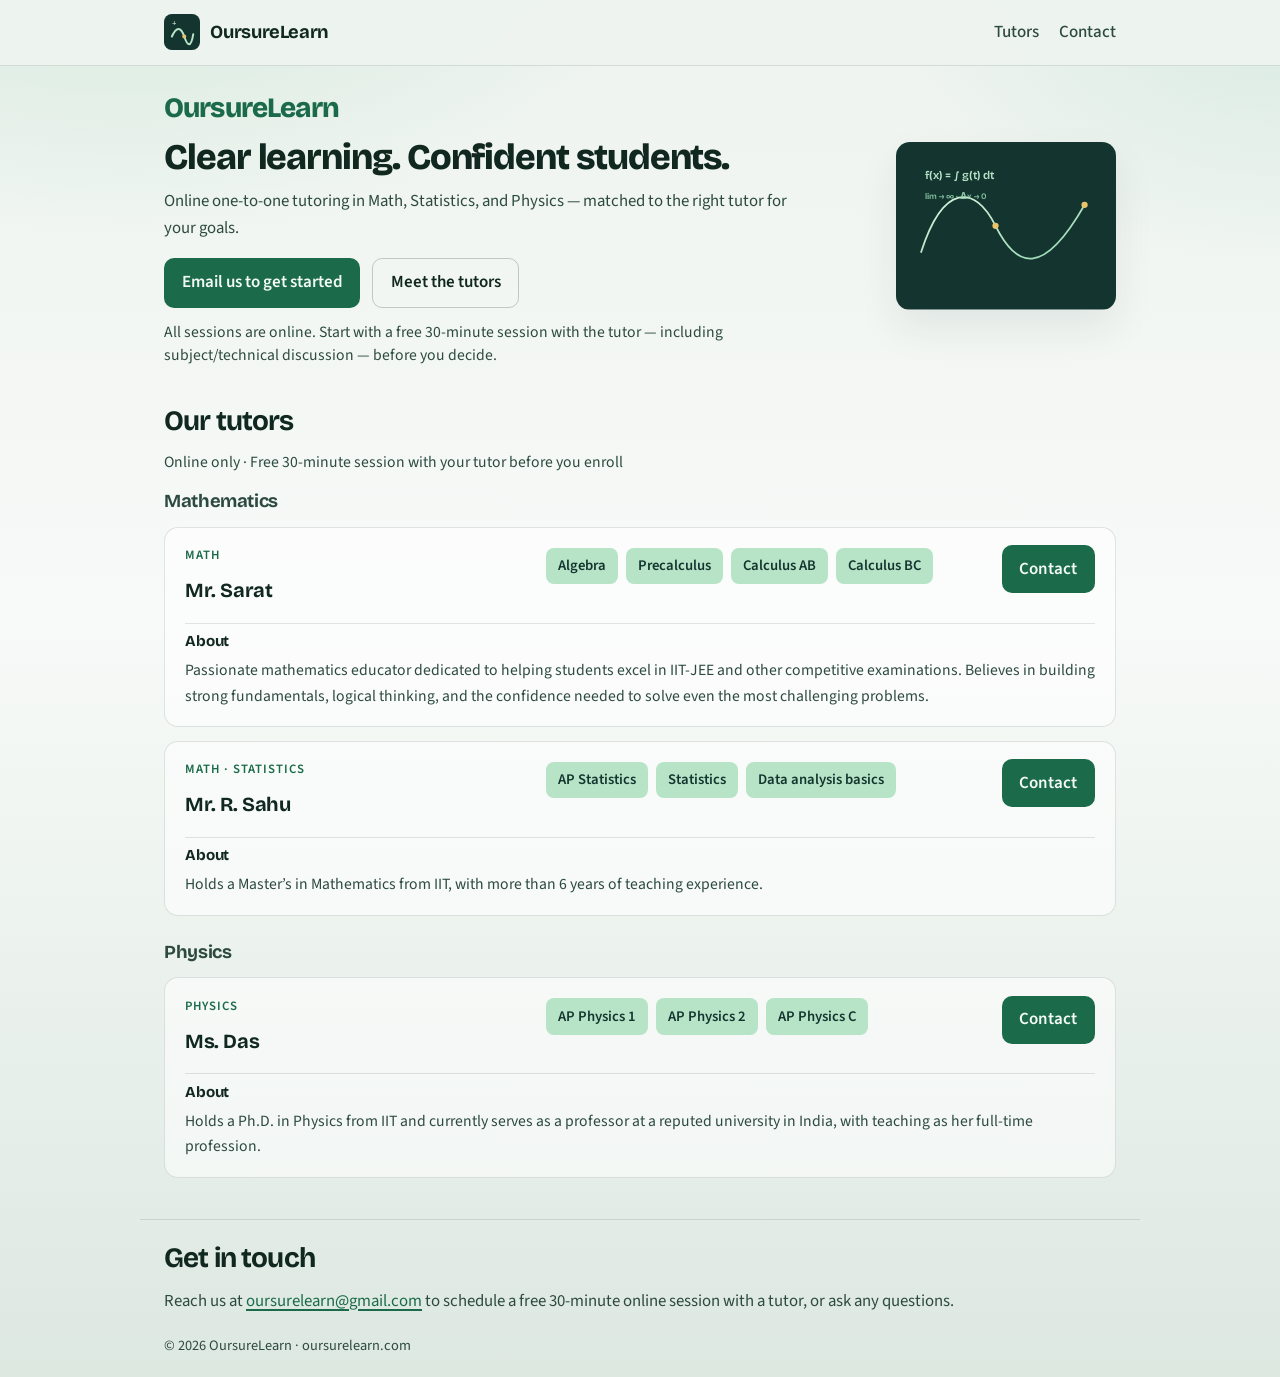
<file: index.html>
<!DOCTYPE html>
<html lang="en">
  <head>
    <meta charset="UTF-8" />
    <meta name="viewport" content="width=device-width, initial-scale=1" />
    <title>OursureLearn — Tutoring</title>
    <meta
      name="description"
      content="OursureLearn connects students with experienced tutors in Math, Statistics, and Physics. Online one-to-one tutoring with a free 30-minute tutor session before you decide."
    />
    <meta property="og:title" content="OursureLearn — Tutoring" />
    <meta
      property="og:description"
      content="Online one-to-one tutoring in Math, Statistics, and Physics. Free 30-minute session with the tutor before you decide."
    />
    <meta property="og:url" content="https://oursurelearn.com/" />
    <meta property="og:type" content="website" />
    <meta name="twitter:card" content="summary" />
    <meta name="twitter:title" content="OursureLearn — Tutoring" />
    <link rel="icon" href="assets/favicon.svg" type="image/svg+xml" />
    <link rel="preconnect" href="https://fonts.googleapis.com" />
    <link rel="preconnect" href="https://fonts.gstatic.com" crossorigin />
    <link
      href="https://fonts.googleapis.com/css2?family=Bricolage+Grotesque:opsz,wght@12..96,500;12..96,700;12..96,800&family=Source+Sans+3:wght@400;500;600&display=swap"
      rel="stylesheet"
    />
    <link rel="stylesheet" href="styles.css" />
  </head>
  <body>
    <header class="site-header">
      <div class="site-header-inner">
        <a class="brand" href="#top" aria-label="OursureLearn home">
          <img src="assets/logo.svg" alt="" width="36" height="36" />
          <span>OursureLearn</span>
        </a>
        <nav class="nav" aria-label="Primary">
          <a href="#tutors">Tutors</a>
          <a href="#contact">Contact</a>
        </nav>
      </div>
    </header>

    <main id="top">
      <section class="hero" aria-labelledby="hero-heading">
        <div class="hero-copy">
          <p class="brand-mark">OursureLearn</p>
          <h1 id="hero-heading">Clear learning. Confident students.</h1>
          <p class="lede">
            Online one-to-one tutoring in Math, Statistics, and Physics — matched to the right tutor for your goals.
          </p>
          <div class="cta-row">
            <a
              class="btn primary"
              href="mailto:oursurelearn@gmail.com?subject=Free%2030-min%20tutor%20session&body=Hi%20OursureLearn%2C%0A%0AI%27d%20like%20to%20book%20a%20free%2030-minute%20session%20with%20a%20tutor%20(including%20subject%2Ftechnical%20discussion).%0A%0AStudent%20name%3A%20%0AGrade%20%2F%20level%3A%20%0ASubject%20interest%3A%20%0APreferred%20times%3A%20%0A%0AThank%20you%21"
              >Email us to get started</a
            >
            <a class="btn ghost" href="#tutors">Meet the tutors</a>
          </div>
          <p class="offer-note">
            All sessions are online. Start with a free 30-minute session with the tutor — including subject/technical discussion — before you decide.
          </p>
        </div>
        <div class="hero-visual" aria-hidden="true">
          <div class="board">
            <svg class="board-art" viewBox="0 0 420 320" role="img">
              <defs>
                <linearGradient id="chalk" x1="0" y1="0" x2="1" y2="1">
                  <stop offset="0%" stop-color="#d8f3dc" />
                  <stop offset="100%" stop-color="#95d5b2" />
                </linearGradient>
              </defs>
              <rect width="420" height="320" rx="4" fill="#14352f" />
              <path
                d="M48 210 C90 80, 150 80, 190 160 S280 260, 360 120"
                fill="none"
                stroke="url(#chalk)"
                stroke-width="3.5"
                stroke-linecap="round"
              />
              <text x="56" y="70" class="eq" fill="#b7e4c7">f(x) = ∫ g(t) dt</text>
              <text x="56" y="108" class="eq small" fill="#95d5b2">
                lim → ∞ · Δx → 0
              </text>
              <circle cx="190" cy="160" r="6" fill="#e9c46a" />
              <circle cx="360" cy="120" r="6" fill="#e9c46a" />
            </svg>
          </div>
        </div>
      </section>

      <section id="tutors" class="tutors" aria-labelledby="tutors-heading">
        <div class="section-head">
          <h2 id="tutors-heading">Our tutors</h2>
          <p class="offer-note">
            Online only · Free 30-minute session with your tutor before you enroll
          </p>
        </div>

        <div class="subject-group">
          <h3>Mathematics</h3>
          <div class="tutor-list">
            <article class="tutor-row">
              <div>
                <p class="subject-tag">Math</p>
                <h3>Mr. Sarat</h3>
              </div>
              <div>
                <ul class="topics">
                  <li>Algebra</li>
                  <li>Precalculus</li>
                  <li>Calculus AB</li>
                  <li>Calculus BC</li>
                </ul>
              </div>
              <a
                class="btn primary"
                href="mailto:oursurelearn@gmail.com?subject=Math%20tutoring%20inquiry%20%E2%80%94%20Mr.%20Sarat&body=Hi%20OursureLearn%2C%0A%0AI%27m%20interested%20in%20Math%20tutoring%20with%20Mr.%20Sarat.%0A%0AStudent%20name%3A%20%0AGrade%20%2F%20level%3A%20%0ATopics%3A%20%0A%0AThank%20you%21"
                >Contact</a
              >
              <div class="about">
                <h4>About</h4>
                <p>
                  Passionate mathematics educator dedicated to helping students excel in IIT-JEE and other competitive examinations. Believes in building strong fundamentals, logical thinking, and the confidence needed to solve even the most challenging problems.
                </p>
              </div>
            </article>

            <article class="tutor-row">
              <div>
                <p class="subject-tag">Math · Statistics</p>
                <h3>Mr. R. Sahu</h3>
              </div>
              <div>
                <ul class="topics">
                  <li>AP Statistics</li>
                  <li>Statistics</li>
                  <li>Data analysis basics</li>
                </ul>
              </div>
              <a
                class="btn primary"
                href="mailto:oursurelearn@gmail.com?subject=Statistics%20tutoring%20inquiry%20%E2%80%94%20Mr.%20R.%20Sahu&body=Hi%20OursureLearn%2C%0A%0AI%27m%20interested%20in%20Statistics%20tutoring%20with%20Mr.%20R.%20Sahu.%0A%0AStudent%20name%3A%20%0AGrade%20%2F%20level%3A%20%0ATopics%3A%20%0A%0AThank%20you%21"
                >Contact</a
              >
              <div class="about">
                <h4>About</h4>
                <p>
                  Holds a Master’s in Mathematics from IIT, with more than 6 years of teaching experience.
                </p>
              </div>
            </article>
          </div>
        </div>

        <div class="subject-group">
          <h3>Physics</h3>
          <div class="tutor-list">
            <article class="tutor-row">
              <div>
                <p class="subject-tag">Physics</p>
                <h3>Ms. Das</h3>
              </div>
              <div>
                <ul class="topics">
                  <li>AP Physics 1</li>
                  <li>AP Physics 2</li>
                  <li>AP Physics C</li>
                </ul>
              </div>
              <a
                class="btn primary"
                href="mailto:oursurelearn@gmail.com?subject=Physics%20tutoring%20inquiry%20%E2%80%94%20Ms.%20Das&body=Hi%20OursureLearn%2C%0A%0AI%27m%20interested%20in%20Physics%20tutoring%20with%20Ms.%20Das.%0A%0AStudent%20name%3A%20%0AGrade%20%2F%20level%3A%20%0ATopics%3A%20%0A%0AThank%20you%21"
                >Contact</a
              >
              <div class="about">
                <h4>About</h4>
                <p>
                  Holds a Ph.D. in Physics from IIT and currently serves as a professor at a reputed university in India, with teaching as her full-time profession.
                </p>
              </div>
            </article>
          </div>
        </div>
      </section>

      <section id="contact" class="contact" aria-labelledby="contact-heading">
        <h2 id="contact-heading">Get in touch</h2>
        <p>
          Reach us at
          <a href="mailto:oursurelearn@gmail.com?subject=Free%2030-min%20tutor%20session"
            >oursurelearn@gmail.com</a
          >
          to schedule a free 30-minute online session with a tutor, or ask any questions.
        </p>
      </section>
    </main>

    <footer class="site-footer">
      <p>© <span id="year"></span> OursureLearn · oursurelearn.com</p>
    </footer>

    <script>
      document.getElementById("year").textContent = new Date().getFullYear();
    </script>
  </body>
</html>
</file>
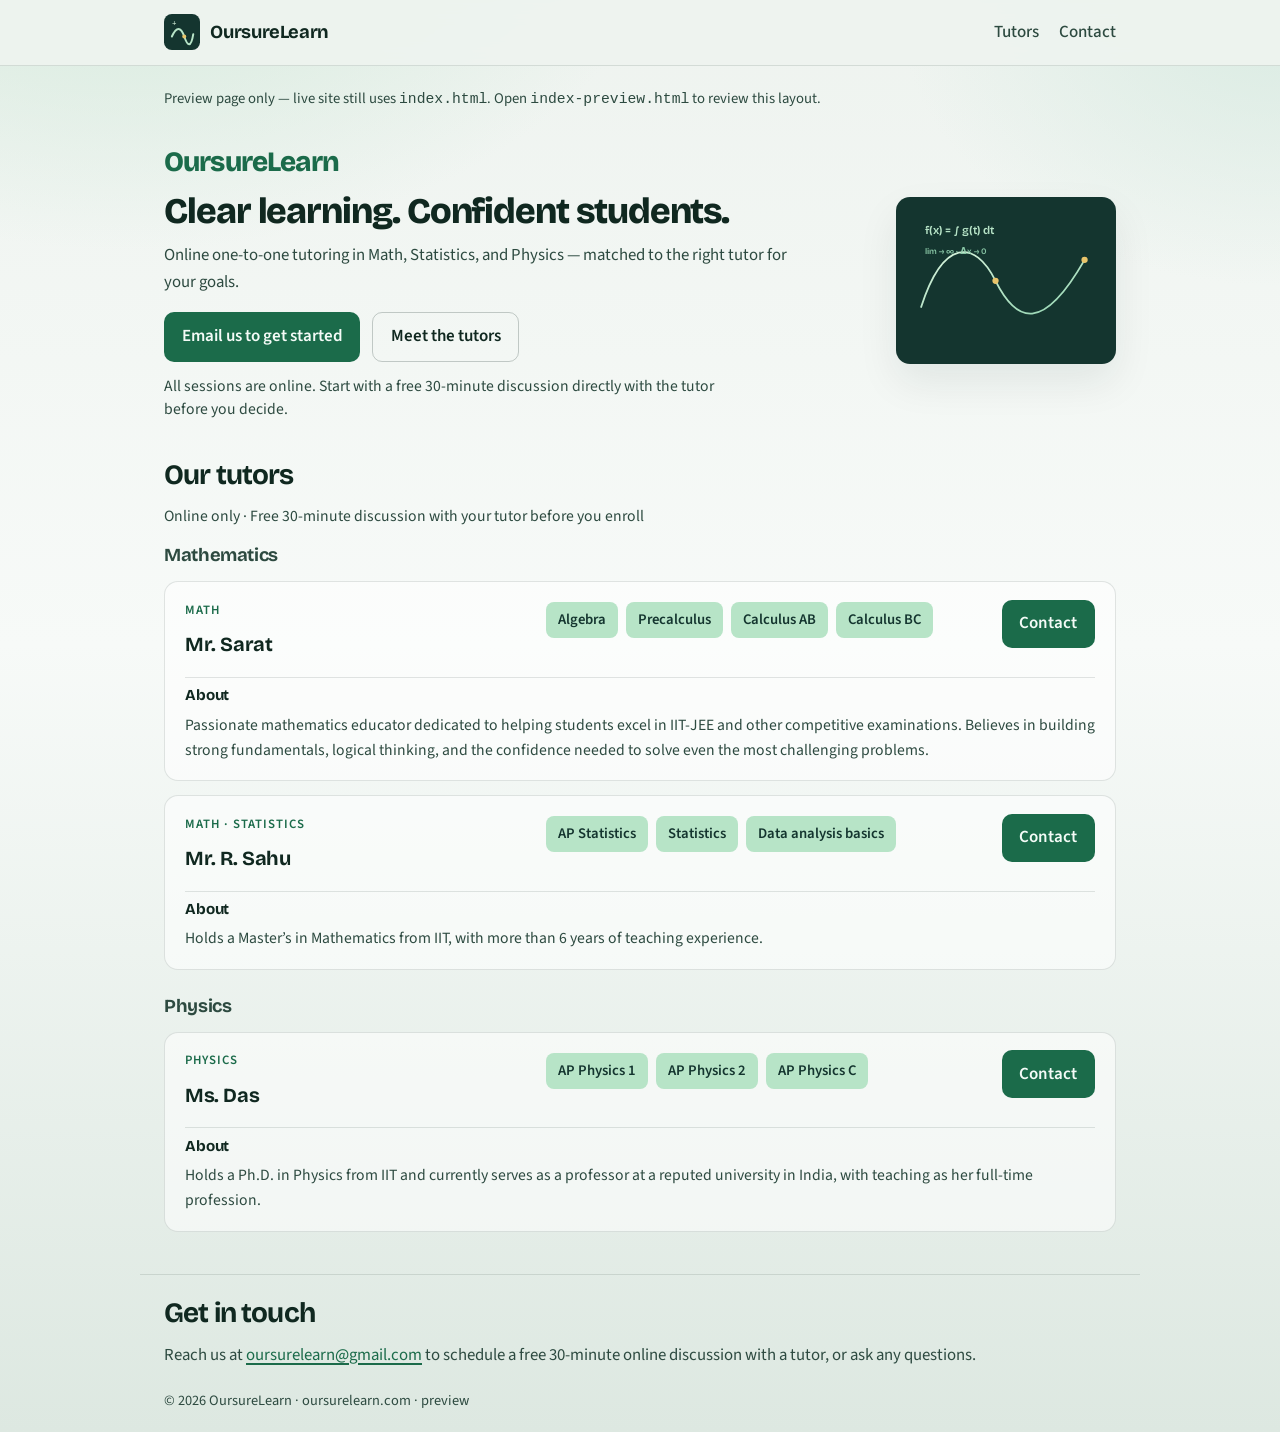
<file: index-preview1.html>
<!DOCTYPE html>
<html lang="en">
  <head>
    <meta charset="UTF-8" />
    <meta name="viewport" content="width=device-width, initial-scale=1" />
    <title>OursureLearn — Tutoring (Preview)</title>
    <meta
      name="description"
      content="OursureLearn connects students with experienced tutors in Math, Statistics, and Physics."
    />
    <meta name="robots" content="noindex" />
    <link rel="icon" href="assets/favicon.svg" type="image/svg+xml" />
    <link rel="preconnect" href="https://fonts.googleapis.com" />
    <link rel="preconnect" href="https://fonts.gstatic.com" crossorigin />
    <link
      href="https://fonts.googleapis.com/css2?family=Bricolage+Grotesque:opsz,wght@12..96,500;12..96,700;12..96,800&family=Source+Sans+3:wght@400;500;600&display=swap"
      rel="stylesheet"
    />
    <link rel="stylesheet" href="styles.css" />
    <style>
      /* Preview-only layout; does not change the live index.html styles */
      .preview-banner {
        max-width: 1000px;
        margin: 0.75rem auto 0;
        padding: 0.55rem 1.5rem;
        color: var(--ink-soft);
        font-size: 0.92rem;
      }

      .tutor-list {
        display: grid;
        gap: 0.85rem;
      }

      .tutor-row {
        display: grid;
        grid-template-columns: 1.1fr 1.4fr auto;
        gap: 0.85rem 1rem;
        align-items: start;
        padding: 1.1rem 1.25rem;
        background: rgba(255, 255, 255, 0.55);
        border: 1px solid var(--line);
        border-radius: var(--radius);
      }

      .tutor-row h3 {
        margin: 0 0 0.2rem;
        font-family: var(--font-display);
        font-size: 1.25rem;
        letter-spacing: -0.02em;
      }

      .tutor-row .focus {
        margin: 0;
        color: var(--ink-soft);
        font-size: 0.98rem;
      }

      .tutor-row .topics {
        margin-top: 0.15rem;
      }

      .tutor-row .btn {
        white-space: nowrap;
        align-self: start;
      }

      .tutor-row .about {
        grid-column: 1 / -1;
        margin: 0;
        padding-top: 0.35rem;
        border-top: 1px solid var(--line);
      }

      .tutor-row .about h4 {
        margin: 0 0 0.3rem;
        font-family: var(--font-display);
        font-size: 0.95rem;
        letter-spacing: -0.01em;
      }

      .tutor-row .about p {
        margin: 0;
        color: var(--ink-soft);
        font-size: 0.98rem;
      }

      .subject-group {
        margin-bottom: 1.35rem;
      }

      .subject-group > h3 {
        margin: 0 0 0.65rem;
        font-family: var(--font-display);
        font-size: 1.15rem;
        letter-spacing: -0.02em;
        color: var(--ink-soft);
      }

      .offer-note {
        margin: 0.85rem 0 0;
        max-width: 36rem;
        color: var(--ink-soft);
        font-size: 0.98rem;
        line-height: 1.45;
      }

      .section-head .offer-note {
        margin-top: 0.45rem;
      }

      @media (max-width: 860px) {
        .tutor-row {
          grid-template-columns: 1fr;
          gap: 0.75rem;
        }

        .tutor-row .btn {
          justify-self: start;
        }

        .preview-banner {
          padding-inline: 1rem;
        }
      }
    </style>
  </head>
  <body>
    <header class="site-header">
      <div class="site-header-inner">
        <a class="brand" href="#top" aria-label="OursureLearn home">
          <img src="assets/logo.svg" alt="" width="36" height="36" />
          <span>OursureLearn</span>
        </a>
        <nav class="nav" aria-label="Primary">
          <a href="#tutors">Tutors</a>
          <a href="#contact">Contact</a>
        </nav>
      </div>
    </header>

    <p class="preview-banner">
      Preview page only — live site still uses <code>index.html</code>. Open
      <code>index-preview.html</code> to review this layout.
    </p>

    <main id="top">
      <section class="hero" aria-labelledby="hero-heading">
        <div class="hero-copy">
          <p class="brand-mark">OursureLearn</p>
          <h1 id="hero-heading">Clear learning. Confident students.</h1>
          <p class="lede">
            Online one-to-one tutoring in Math, Statistics, and Physics — matched to the right tutor for your goals.
          </p>
          <div class="cta-row">
            <a
              class="btn primary"
              href="mailto:oursurelearn@gmail.com?subject=Free%2030-min%20tutor%20discussion&body=Hi%20OursureLearn%2C%0A%0AI%27d%20like%20to%20book%20a%20free%2030-minute%20discussion%20with%20a%20tutor.%0A%0AStudent%20name%3A%20%0AGrade%20%2F%20level%3A%20%0ASubject%20interest%3A%20%0APreferred%20times%3A%20%0A%0AThank%20you%21"
              >Email us to get started</a
            >
            <a class="btn ghost" href="#tutors">Meet the tutors</a>
          </div>
          <p class="offer-note">
            All sessions are online. Start with a free 30-minute discussion directly with the tutor before you decide.
          </p>
        </div>
        <div class="hero-visual" aria-hidden="true">
          <div class="board">
            <svg class="board-art" viewBox="0 0 420 320" role="img">
              <defs>
                <linearGradient id="chalk" x1="0" y1="0" x2="1" y2="1">
                  <stop offset="0%" stop-color="#d8f3dc" />
                  <stop offset="100%" stop-color="#95d5b2" />
                </linearGradient>
              </defs>
              <rect width="420" height="320" rx="4" fill="#14352f" />
              <path
                d="M48 210 C90 80, 150 80, 190 160 S280 260, 360 120"
                fill="none"
                stroke="url(#chalk)"
                stroke-width="3.5"
                stroke-linecap="round"
              />
              <text x="56" y="70" class="eq" fill="#b7e4c7">f(x) = ∫ g(t) dt</text>
              <text x="56" y="108" class="eq small" fill="#95d5b2">
                lim → ∞ · Δx → 0
              </text>
              <circle cx="190" cy="160" r="6" fill="#e9c46a" />
              <circle cx="360" cy="120" r="6" fill="#e9c46a" />
            </svg>
          </div>
        </div>
      </section>

      <section id="tutors" class="tutors" aria-labelledby="tutors-heading">
        <div class="section-head">
          <h2 id="tutors-heading">Our tutors</h2>
          <p class="offer-note">
            Online only · Free 30-minute discussion with your tutor before you enroll
          </p>
        </div>

        <div class="subject-group">
          <h3>Mathematics</h3>
          <div class="tutor-list">
            <article class="tutor-row">
              <div>
                <p class="subject-tag">Math</p>
                <h3>Mr. Sarat</h3>
              </div>
              <div>
                <ul class="topics">
                  <li>Algebra</li>
                  <li>Precalculus</li>
                  <li>Calculus AB</li>
                  <li>Calculus BC</li>
                </ul>
              </div>
              <a
                class="btn primary"
                href="mailto:oursurelearn@gmail.com?subject=Math%20tutoring%20inquiry%20%E2%80%94%20Mr.%20Sarat&body=Hi%20OursureLearn%2C%0A%0AI%27m%20interested%20in%20Math%20tutoring%20with%20Mr.%20Sarat.%0A%0AStudent%20name%3A%20%0AGrade%20%2F%20level%3A%20%0ATopics%3A%20%0A%0AThank%20you%21"
                >Contact</a
              >
              <div class="about">
                <h4>About</h4>
                <p>
                  Passionate mathematics educator dedicated to helping students excel in IIT-JEE and other competitive examinations. Believes in building strong fundamentals, logical thinking, and the confidence needed to solve even the most challenging problems.
                </p>
              </div>
            </article>

            <article class="tutor-row">
              <div>
                <p class="subject-tag">Math · Statistics</p>
                <h3>Mr. R. Sahu</h3>
              </div>
              <div>
                <ul class="topics">
                  <li>AP Statistics</li>
                  <li>Statistics</li>
                  <li>Data analysis basics</li>
                </ul>
              </div>
              <a
                class="btn primary"
                href="mailto:oursurelearn@gmail.com?subject=Statistics%20tutoring%20inquiry%20%E2%80%94%20Mr.%20R.%20Sahu&body=Hi%20OursureLearn%2C%0A%0AI%27m%20interested%20in%20Statistics%20tutoring%20with%20Mr.%20R.%20Sahu.%0A%0AStudent%20name%3A%20%0AGrade%20%2F%20level%3A%20%0ATopics%3A%20%0A%0AThank%20you%21"
                >Contact</a
              >
              <div class="about">
                <h4>About</h4>
                <p>
                  Holds a Master’s in Mathematics from IIT, with more than 6 years of teaching experience.
                </p>
              </div>
            </article>
          </div>
        </div>

        <div class="subject-group">
          <h3>Physics</h3>
          <div class="tutor-list">
            <article class="tutor-row">
              <div>
                <p class="subject-tag">Physics</p>
                <h3>Ms. Das</h3>
              </div>
              <div>
                <ul class="topics">
                  <li>AP Physics 1</li>
                  <li>AP Physics 2</li>
                  <li>AP Physics C</li>
                </ul>
              </div>
              <a
                class="btn primary"
                href="mailto:oursurelearn@gmail.com?subject=Physics%20tutoring%20inquiry%20%E2%80%94%20Ms.%20Das&body=Hi%20OursureLearn%2C%0A%0AI%27m%20interested%20in%20Physics%20tutoring%20with%20Ms.%20Das.%0A%0AStudent%20name%3A%20%0AGrade%20%2F%20level%3A%20%0ATopics%3A%20%0A%0AThank%20you%21"
                >Contact</a
              >
              <div class="about">
                <h4>About</h4>
                <p>
                  Holds a Ph.D. in Physics from IIT and currently serves as a professor at a reputed university in India, with teaching as her full-time profession.
                </p>
              </div>
            </article>
          </div>
        </div>
      </section>

      <section id="contact" class="contact" aria-labelledby="contact-heading">
        <h2 id="contact-heading">Get in touch</h2>
        <p>
          Reach us at
          <a href="mailto:oursurelearn@gmail.com?subject=Free%2030-min%20tutor%20discussion"
            >oursurelearn@gmail.com</a
          >
          to schedule a free 30-minute online discussion with a tutor, or ask any questions.
        </p>
      </section>
    </main>

    <footer class="site-footer">
      <p>© <span id="year"></span> OursureLearn · oursurelearn.com · preview</p>
    </footer>

    <script>
      document.getElementById("year").textContent = new Date().getFullYear();
    </script>
  </body>
</html>
</file>
<file: styles.css>
:root {
  --ink: #102820;
  --ink-soft: #2d4a40;
  --paper: #eef3ef;
  --paper-deep: #dde8e1;
  --board: #14352f;
  --accent: #1b6b4a;
  --accent-hover: #15553b;
  --highlight: #b7e4c7;
  --amber: #c9851a;
  --line: rgba(16, 40, 32, 0.12);
  --radius: 14px;
  --shadow: 0 18px 40px rgba(16, 40, 32, 0.08);
  --font-display: "Bricolage Grotesque", system-ui, sans-serif;
  --font-body: "Source Sans 3", system-ui, sans-serif;
}

*,
*::before,
*::after {
  box-sizing: border-box;
}

html {
  scroll-behavior: smooth;
}

body {
  margin: 0;
  color: var(--ink);
  font-family: var(--font-body);
  font-size: 1.0625rem;
  line-height: 1.6;
  background:
    radial-gradient(ellipse 80% 50% at 10% -10%, #cfe8d8 0%, transparent 55%),
    radial-gradient(ellipse 60% 40% at 100% 0%, #d9ebe2 0%, transparent 50%),
    linear-gradient(180deg, var(--paper) 0%, #f7faf8 45%, var(--paper-deep) 100%);
  min-height: 100vh;
}

img {
  display: block;
  max-width: 100%;
}

a {
  color: var(--accent);
  text-decoration-thickness: 1.5px;
  text-underline-offset: 0.18em;
}

a:hover {
  color: var(--accent-hover);
}

.site-header {
  position: sticky;
  top: 0;
  z-index: 10;
  background: rgba(238, 243, 239, 0.96);
  backdrop-filter: blur(10px);
  -webkit-backdrop-filter: blur(10px);
  border-bottom: 1px solid var(--line);
}

.site-header-inner {
  display: flex;
  align-items: center;
  justify-content: space-between;
  gap: 1rem;
  max-width: 1000px;
  margin-inline: auto;
  width: 100%;
  padding: 0.9rem 1.5rem;
}

.brand {
  display: inline-flex;
  align-items: center;
  gap: 0.65rem;
  color: var(--ink);
  text-decoration: none;
  font-family: var(--font-display);
  font-weight: 700;
  font-size: 1.15rem;
  letter-spacing: -0.02em;
}

.nav {
  display: flex;
  gap: 1.25rem;
}

.nav a {
  color: var(--ink-soft);
  text-decoration: none;
  font-weight: 500;
}

.nav a:hover {
  color: var(--ink);
}

.hero {
  display: flex;
  align-items: center;
  gap: 1.75rem;
  max-width: 1000px;
  margin-inline: auto;
  width: 100%;
  padding: 1.25rem 1.5rem 0.75rem;
}

.hero-copy {
  flex: 1 1 auto;
  min-width: 0;
}

.brand-mark {
  margin: 0 0 0.4rem;
  font-family: var(--font-display);
  font-size: clamp(1.35rem, 2.5vw, 1.75rem);
  font-weight: 800;
  letter-spacing: -0.03em;
  color: var(--accent);
  animation: rise 0.7s ease both;
}

.hero h1 {
  margin: 0 0 0.6rem;
  font-family: var(--font-display);
  font-size: clamp(1.65rem, 3.2vw, 2.25rem);
  font-weight: 800;
  line-height: 1.15;
  letter-spacing: -0.03em;
  white-space: nowrap;
  animation: rise 0.7s ease 0.08s both;
}

.lede {
  margin: 0 0 1rem;
  max-width: 40rem;
  color: var(--ink-soft);
  font-size: 1.05rem;
  animation: rise 0.7s ease 0.16s both;
}

.cta-row {
  display: flex;
  flex-wrap: wrap;
  gap: 0.75rem;
  animation: rise 0.7s ease 0.24s both;
}

.btn {
  display: inline-flex;
  align-items: center;
  justify-content: center;
  padding: 0.65rem 1.1rem;
  border-radius: 10px;
  font-weight: 600;
  text-decoration: none;
  transition: background 0.2s ease, color 0.2s ease, transform 0.2s ease;
}

.btn:hover {
  transform: translateY(-1px);
}

.btn.primary {
  background: var(--accent);
  color: #f4fbf7;
}

.btn.primary:hover {
  background: var(--accent-hover);
  color: #fff;
}

.btn.ghost {
  background: transparent;
  color: var(--ink);
  border: 1.5px solid rgba(16, 40, 32, 0.22);
}

.btn.ghost:hover {
  border-color: var(--ink);
  color: var(--ink);
}

.hero-visual {
  animation: fade-in 1s ease 0.2s both;
  flex: 0 0 220px;
  width: 220px;
}

.board {
  border-radius: var(--radius);
  overflow: hidden;
  box-shadow: var(--shadow);
}

.board-art {
  width: 100%;
  height: auto;
  display: block;
}

.board-art .eq {
  font-family: var(--font-display);
  font-size: 22px;
  font-weight: 600;
}

.board-art .eq.small {
  font-size: 16px;
  opacity: 0.9;
}

.tutors,
.contact {
  max-width: 1000px;
  margin-inline: auto;
  width: 100%;
  padding: 1.25rem 1.5rem;
}

.section-head {
  max-width: 40rem;
  margin-bottom: 0.85rem;
}

.section-head h2,
.contact h2 {
  margin: 0;
  font-family: var(--font-display);
  font-size: clamp(1.4rem, 2.5vw, 1.75rem);
  letter-spacing: -0.03em;
}

.section-head p {
  margin: 0;
  color: var(--ink-soft);
}

.tutor {
  display: grid;
  grid-template-columns: 0.9fr 1.1fr;
  gap: clamp(1rem, 3vw, 2rem);
  padding: 1.15rem 1.35rem;
  background: rgba(255, 255, 255, 0.55);
  border: 1px solid var(--line);
  border-radius: var(--radius);
}

.subject-tag {
  margin: 0 0 0.5rem;
  font-size: 0.8rem;
  font-weight: 600;
  letter-spacing: 0.08em;
  text-transform: uppercase;
  color: var(--accent);
}

.subject-tag.muted {
  color: var(--ink-soft);
}

.tutor h3,
.coming-soon h3 {
  margin: 0 0 0.25rem;
  font-family: var(--font-display);
  font-size: 1.4rem;
  letter-spacing: -0.02em;
}

.experience {
  margin: 0 0 0.75rem;
  color: var(--ink-soft);
  font-weight: 500;
}

.topics {
  display: flex;
  flex-wrap: wrap;
  gap: 0.5rem;
  margin: 0;
  padding: 0;
  list-style: none;
}

.topics li {
  padding: 0.4rem 0.75rem;
  background: var(--highlight);
  color: var(--board);
  border-radius: 8px;
  font-size: 0.92rem;
  font-weight: 600;
}

.detail-block {
  margin-bottom: 0.75rem;
}

.detail-block h4 {
  margin: 0 0 0.35rem;
  font-family: var(--font-display);
  font-size: 1rem;
  letter-spacing: -0.01em;
}

.detail-block p {
  margin: 0;
  color: var(--ink-soft);
}

.coming-soon {
  margin-top: 0.85rem;
  padding: 0.9rem 1.15rem;
  border: 1.5px dashed rgba(16, 40, 32, 0.22);
  border-radius: var(--radius);
  background: rgba(255, 255, 255, 0.35);
}

.coming-soon p:last-child {
  margin: 0.35rem 0 0;
  color: var(--ink-soft);
}

.tutor-list {
  display: grid;
  gap: 0.85rem;
}

.tutor-row {
  display: grid;
  grid-template-columns: 1.1fr 1.4fr auto;
  gap: 0.85rem 1rem;
  align-items: start;
  padding: 1.1rem 1.25rem;
  background: rgba(255, 255, 255, 0.55);
  border: 1px solid var(--line);
  border-radius: var(--radius);
}

.tutor-row h3 {
  margin: 0 0 0.2rem;
  font-family: var(--font-display);
  font-size: 1.25rem;
  letter-spacing: -0.02em;
}

.tutor-row .topics {
  margin-top: 0.15rem;
}

.tutor-row .btn {
  white-space: nowrap;
  align-self: start;
}

.tutor-row .about {
  grid-column: 1 / -1;
  margin: 0;
  padding-top: 0.35rem;
  border-top: 1px solid var(--line);
}

.tutor-row .about h4 {
  margin: 0 0 0.3rem;
  font-family: var(--font-display);
  font-size: 0.95rem;
  letter-spacing: -0.01em;
}

.tutor-row .about p {
  margin: 0;
  color: var(--ink-soft);
  font-size: 0.98rem;
}

.subject-group {
  margin-bottom: 1.35rem;
}

.subject-group > h3 {
  margin: 0 0 0.65rem;
  font-family: var(--font-display);
  font-size: 1.15rem;
  letter-spacing: -0.02em;
  color: var(--ink-soft);
}

.offer-note {
  margin: 0.85rem 0 0;
  max-width: 36rem;
  color: var(--ink-soft);
  font-size: 0.98rem;
  line-height: 1.45;
}

.section-head .offer-note {
  margin-top: 0.45rem;
}

.contact {
  border-top: 1px solid var(--line);
  padding-top: 1rem;
  padding-bottom: 0.5rem;
}

.contact p {
  margin: 0.4rem 0 0;
  color: var(--ink-soft);
  font-size: 1.05rem;
  white-space: nowrap;
}

.site-footer {
  max-width: 1000px;
  margin-inline: auto;
  width: 100%;
  padding: 0.75rem 1.5rem 1.25rem;
  color: var(--ink-soft);
  font-size: 0.9rem;
}

.site-footer p {
  margin: 0;
}

@keyframes rise {
  from {
    opacity: 0;
    transform: translateY(14px);
  }
  to {
    opacity: 1;
    transform: translateY(0);
  }
}

@keyframes fade-in {
  from {
    opacity: 0;
  }
  to {
    opacity: 1;
  }
}

@media (max-width: 860px) {
  .site-header-inner {
    padding: 0.7rem 1rem;
    gap: 0.75rem;
  }

  .brand {
    font-size: 0.98rem;
    gap: 0.45rem;
    min-width: 0;
  }

  .brand img {
    width: 28px;
    height: 28px;
    flex-shrink: 0;
  }

  .brand span {
    overflow: hidden;
    text-overflow: ellipsis;
    white-space: nowrap;
  }

  .nav {
    gap: 0.85rem;
    flex-shrink: 0;
  }

  .nav a {
    font-size: 0.92rem;
  }

  .hero {
    flex-direction: row;
    flex-wrap: nowrap;
    align-items: center;
    gap: 0.85rem;
    padding: 1rem 1rem 0.75rem;
  }

  .hero-copy {
    flex: 1 1 auto;
    min-width: 0;
  }

  .brand-mark {
    font-size: 1.1rem;
    margin-bottom: 0.25rem;
  }

  .hero h1 {
    white-space: normal;
    font-size: 1.4rem;
    margin-bottom: 0.45rem;
  }

  .lede {
    font-size: 0.98rem;
    margin-bottom: 0.75rem;
  }

  .btn {
    padding: 0.55rem 0.9rem;
    font-size: 0.92rem;
  }

  .hero-visual {
    flex: 0 0 112px;
    width: 112px;
  }

  .tutor {
    display: grid;
    grid-template-columns: 1fr;
  }

  .tutors,
  .contact {
    padding: 1rem;
  }

  .tutor-row {
    grid-template-columns: 1fr;
    gap: 0.75rem;
  }

  .tutor-row .btn {
    justify-self: start;
  }

  .contact p {
    white-space: normal;
  }
}

@media (max-width: 400px) {
  .brand-mark {
    display: none;
  }

  .hero-visual {
    flex: 0 0 96px;
    width: 96px;
  }

  .nav {
    gap: 0.65rem;
  }
}

@media (prefers-reduced-motion: reduce) {
  html {
    scroll-behavior: auto;
  }

  .brand-mark,
  .hero h1,
  .lede,
  .cta-row,
  .hero-visual {
    animation: none;
  }

  .btn:hover {
    transform: none;
  }
}
</file>
